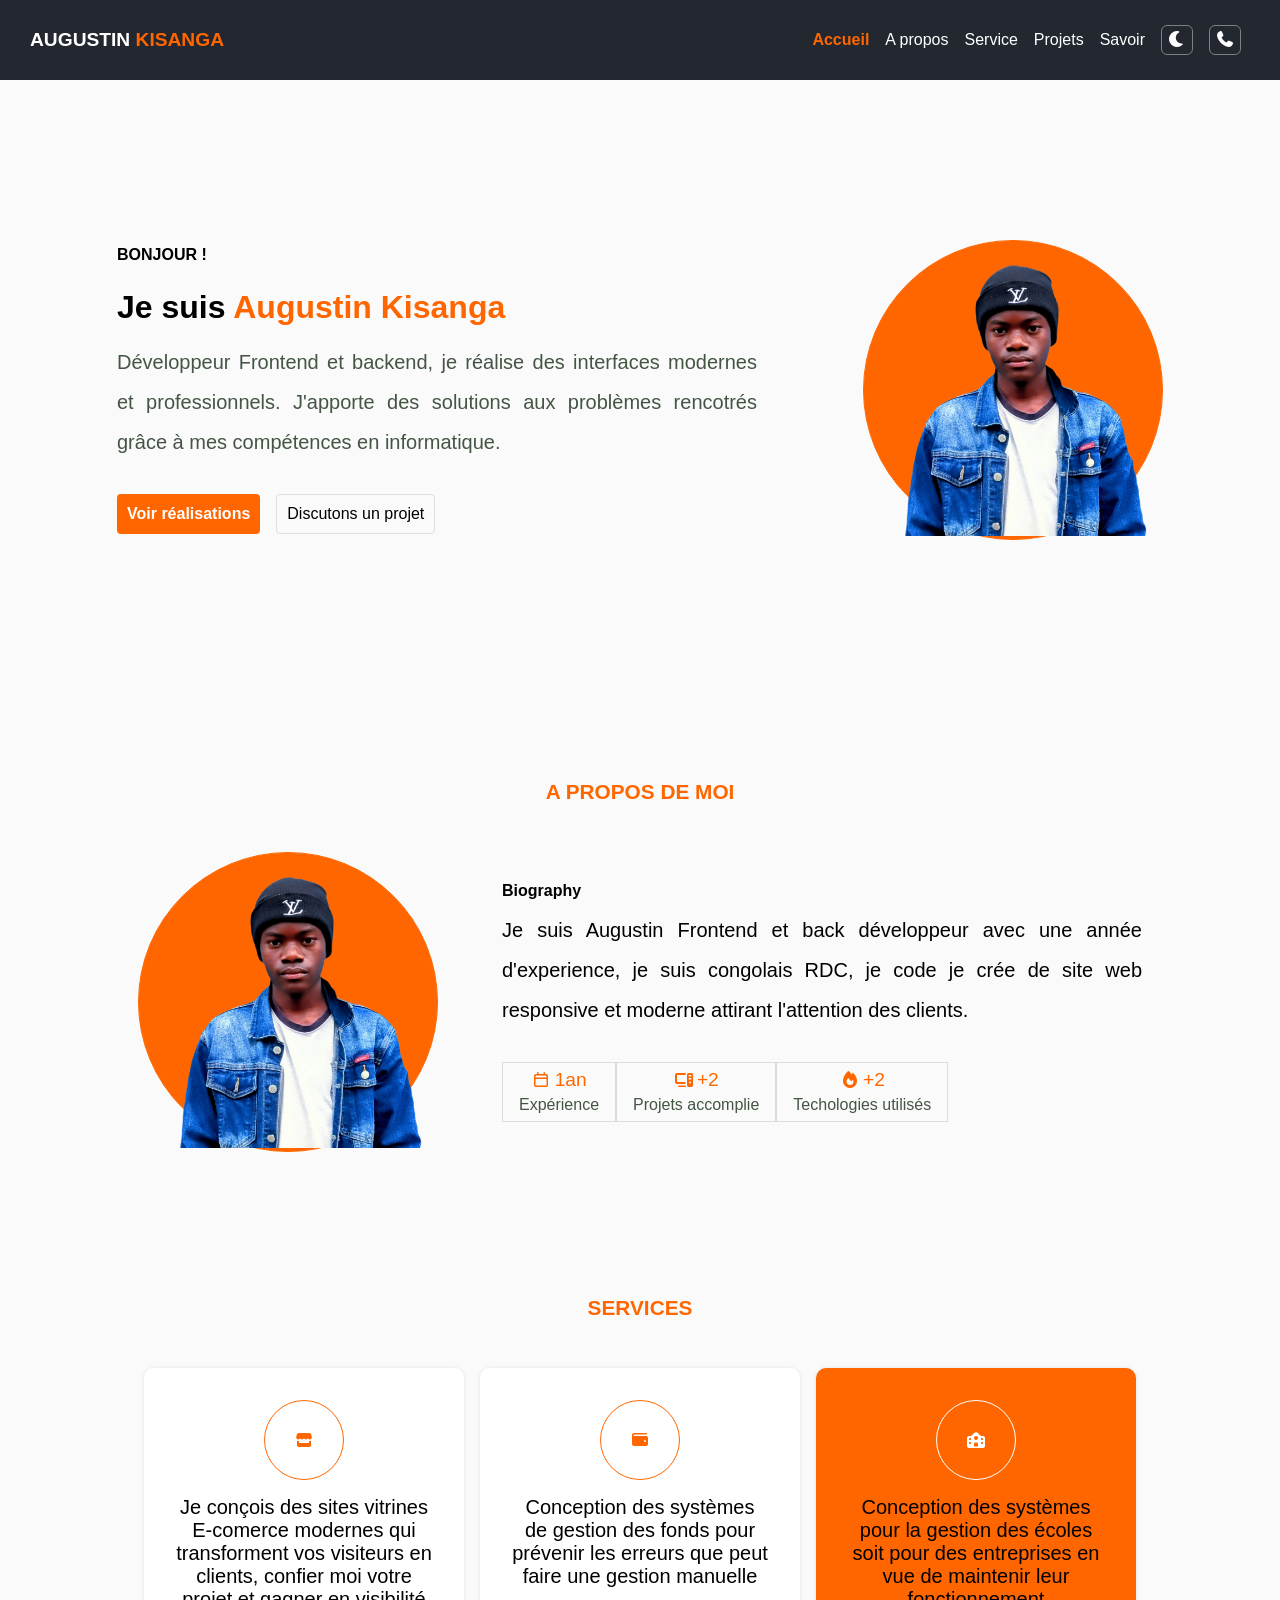
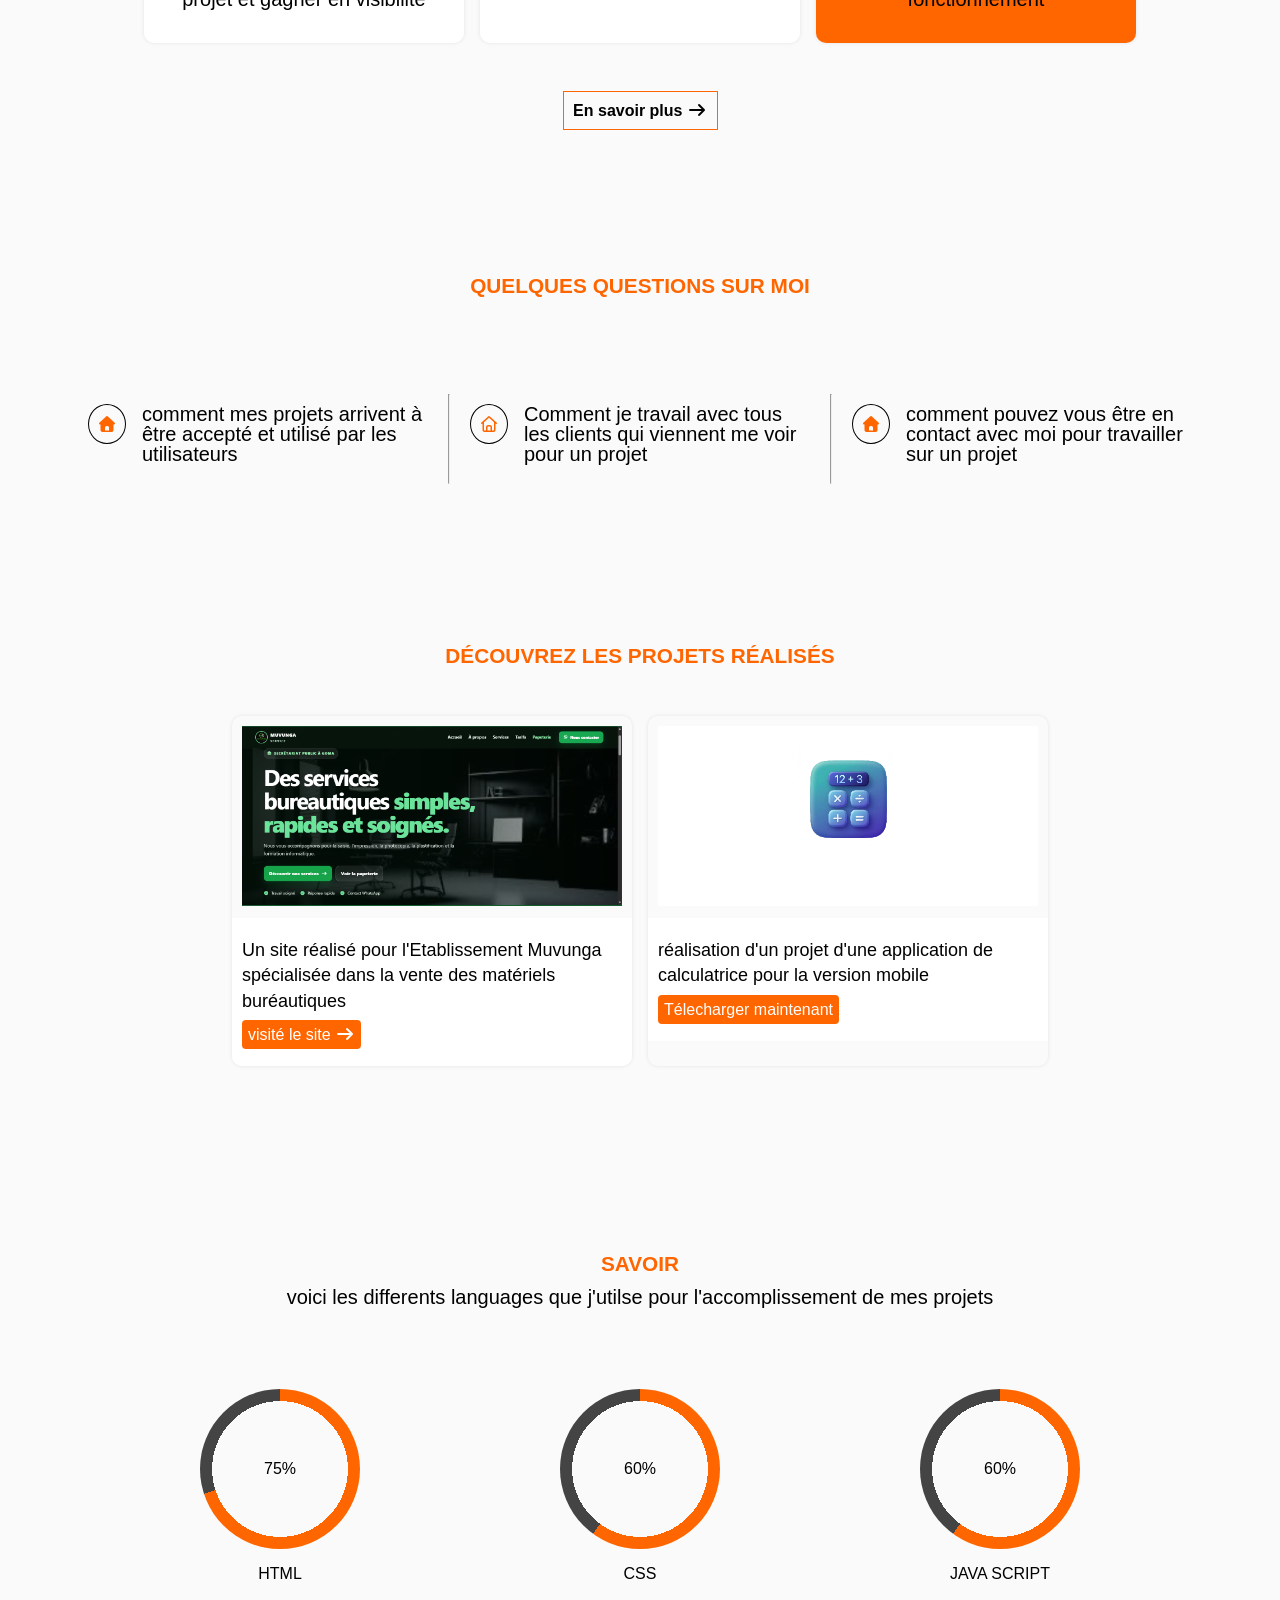
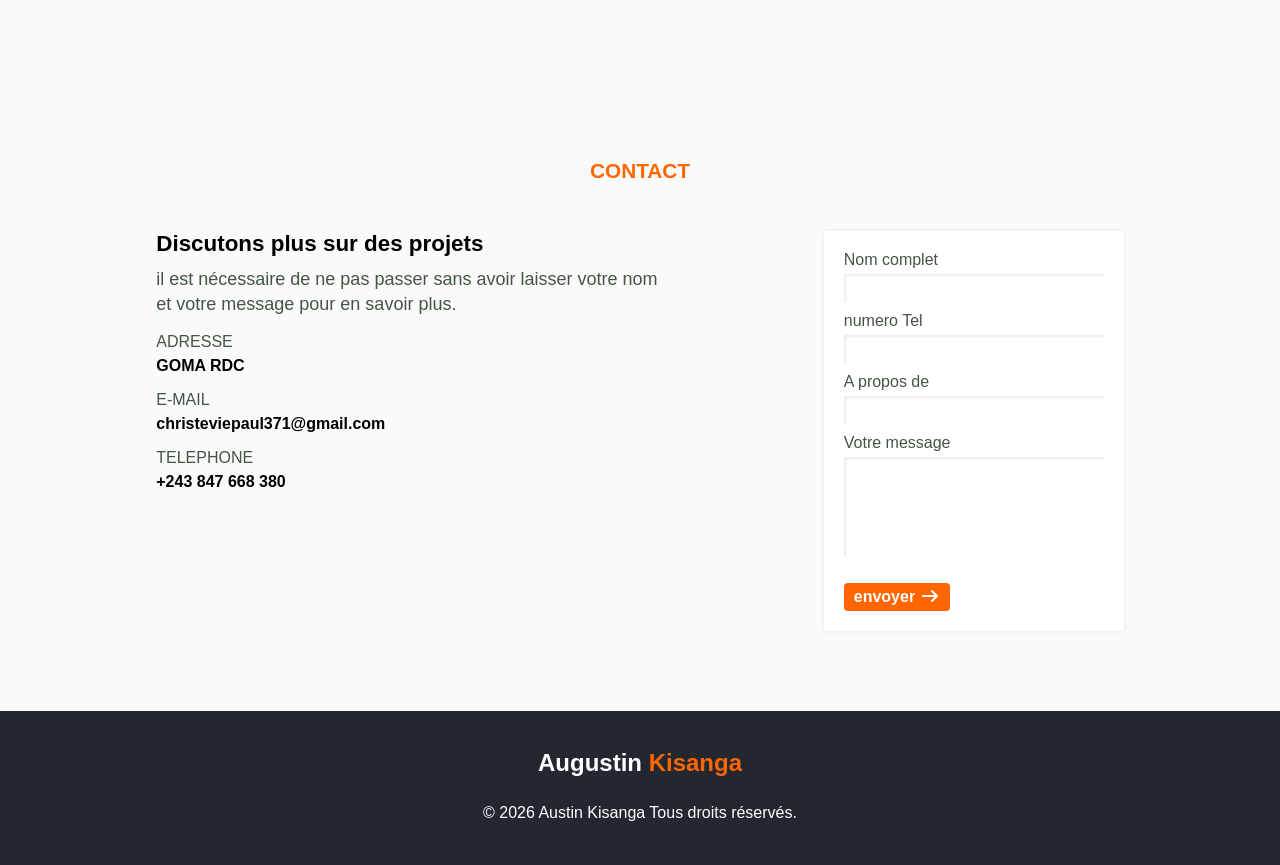
<file: index.html>
<!DOCTYPE html>
<html lang="fr">

<head>
    <meta charset="UTF-8">
    <meta name="viewport" content="width=device-width, initial-scale=1.0">
    <link rel="stylesheet" href="style.css">
    <link rel="stylesheet" href="../css/all.min.css">
    <title>Augustin kisanga</title>
</head>

<body>

    <!-- premiere section head-->

    <header class=" flex head">
        <h1> AUGUSTIN <span style="color: #ff6600"> KISANGA</span></h1>

        <div class="nav-link">

            <nav class="menu" id="menu">
                <a href="#accueil" class="active"> Accueil </a>
                <a href="#apropos">A propos </a>
                <a href="#service"> Service </a>
                <a href="#projects">Projets </a>
                <a href="#savoir">Savoir</a>
                
            </nav>

            <div class="action-menu">

                <div class="theme" id="iconTheme">
                    <i class="fa-solid fa-sun" id="themeClair" style="display: none;"></i>
                    <i class="fa-solid fa-moon" id="themeSombre"></i>
                </div>

                <div class="phone">
                    <a href="#contact" style="color:white"><i class="fa-solid fa-phone"></i></a>
                </div>

                <div class="mobile-menu">
                     <i class="fa-solid fa-bars" id="toggleMenu"></i>
                </div>

            </div>

    </header>

    <!-- main content-->

    <section class="hero" id="accueil">

        <div class="flex container">

            <div class="description">
                <span class="salutation">BONJOUR !</span>
                <h1>Je suis <span class="name">Augustin Kisanga </span> </h1>
                <p> 
                    Développeur Frontend et backend, je réalise des interfaces modernes et professionnels. J'apporte des
                    solutions aux problèmes rencotrés grâce à mes compétences en informatique. 
                </p>

                <div class="btns">
                    <button class="btn" onclick="window.location.href='#projects'">Voir réalisations</button>
                    <button class="btnLinks">Discutons un projet</button>
                </div>

            </div>

            <div class=" flex box-img">

                <div class="photo">
                    <img src="ph01.png" alt="profil" class="profil">
                </div>

            </div>

        </div>
       
    </section>
   

    <!-- debut de la secton mon details-->

    <section class="about" id="apropos">

        <h2>A propos de moi</h2>

        <div class=" flex container-about">

            <div class="photo">
                <img src="ph01.png" alt="profil" class="profil">
            </div>

            <div class="description">
                <h3> Biography</h3>
                <p> Je suis Augustin Frontend et back développeur avec une année d'experience, je suis congolais RDC, je
                    code je crée de site web responsive et moderne attirant l'attention des clients.</p>

                <div class="experience">
                    <div>
                        <i class="fa-regular fa-calendar"></i>
                        <span>1an</span>
                        <small>Expérience</small>
                    </div>
                    <div>
                        <i class="fa-solid fa-computer"></i>
                        <span>+2</span>
                        <small>Projets accomplie</small>
                    </div>

                    <div>
                        <i class="fa-solid fa-fire"></i>
                        <span>+2</span>
                        <small>Techologies utilisés</small>
                    </div>

                </div>

        </div>

    </section>
    
    
    <!-- section service -->

    <section class="service" id="service">
        <h2> SERVICES</h2>

        <div class="cards">
            <div class="card">
                <div class="icone">
                    <i class="fa-solid fa-store"></i>
                </div>
                <p> Je conçois des sites vitrines E-comerce modernes qui transforment vos visiteurs en clients, confier
                    moi votre projet et gagner en visibilité</p>
            </div>
            <div class="card">
                <div class="icone">
                    <i class="fa-solid fa-wallet"></i>
                </div>
                <p> Conception des systèmes de gestion des fonds pour prévenir les erreurs que peut faire une gestion
                    manuelle</p>
            </div>
            <div class="card">
                <div class="icone">
                    <i class="fa-solid fa-school"></i>
                </div>
                <p>Conception des systèmes pour la gestion des écoles soit pour des entreprises en vue de maintenir leur
                    fonctionnement</p>
            </div>
        </div>
        
        <button class="btnLinks"> En savoir plus <i class="fa-solid fa-arrow-right"></i></button>
      

    </section>

    <section class="question">
        <h2>QUELQUES QUESTIONS SUR MOI</h2>

        <div class="card-questions">
            <div class="cont-quest">
                <i class="fa-solid fa-house"></i>
                <div class="question">
                    <details>
                        <summary>comment mes projets arrivent à être accepté et utilisé par les utilisateurs</summary>
                        la plus part de fois avant d'accomplir un projet j'examine d'abord les besoins ressentis de la societe pour savoir comment mon projet  sera comme remede.
                    </details>
                </div>
            </div>
            <hr>
            <div class="cont-quest">
                <i class="fa-regular fa-house"></i>
                <div class="question">
                    <details>
                        <summary>Comment je travail avec tous les clients qui viennent me voir pour un projet </summary>
                        l'or du projet avec mon client je me rassure d'abord d'écouter qu'est ce que mon client veut
                        puis je propose des pistes des solutions valables
                    </details>
                </div>
            </div>
            <hr>
            <div class="cont-quest">
                <i class="fa-solid fa-house"></i>
                <div class="question">
                    <details>
                        <summary>comment pouvez vous  être en contact avec moi pour travailler sur un projet </summary>
                        pour me joindre il vous suffira seulement soit à partir du formulaire sur mon portfolio ou sur whatsapp directement.
                        cliquez ici
                        <a href="https://wa.me/243847668380" target="_blank">+243 847 668 380</a>
                    </details>
                </div>
            </div>
        </div>
    </section>

    <!-- projet -->

    <section class="project" id="projects">
        <h2>Découvrez les projets réalisés</h2>
        <div class="cards">
            <div class="card-project">
                <div class="project-img">
                    <img src="projet/image.png" alt="photo de muvunga service">
                </div>
                <div class="desc">
                    <p>Un site réalisé pour l'Etablissement Muvunga spécialisée dans la vente des matériels buréautiques
                    </p>
                    <a href="https://muvunga-service.vercel.app" target="_blank" rel="noopener noreferrer"> visité le
                        site <i class="fa-solid fa-arrow-right"></i></a>
                </div>

            </div>
            <div class="card-project">
                <div class="project-img">
                    <img src="projet/calculatrice.png" alt="photo de muvunga service">
                    <span></span>
                </div>
                <div class="desc">
                    <p>réalisation d'un projet d'une application de calculatrice pour la version mobile </p>
                    <a href="projet/base.apk" download="base.apk">Télecharger maintenant</a>
                </div>


            </div>
        </div>

    </section>

    <!--competences-->

    <section class="savoir" id="savoir">
        <h2>Savoir</h2>
        <p>voici les differents languages que j'utilse pour l'accomplissement de mes projets</p>
        <div class="rounds">
            <div>
                <div class=" language html">75%</div>
                <p> HTML</p>
            </div>
            <div>
                <div class=" language css"> 60%</div>
                <p> CSS</p>
            </div>
            <div>
                <div class="language js"> 60%</div>
                <p> JAVA SCRIPT</p>
            </div>
        </div>


    </section>

    <!-- section contact moi-->

    <section class="contact" id="contact">
        <h2> contact</h2>
        <div class="details">

            <div class="contact-details">

                <h3>Discutons plus sur des projets</h3>
                <p>
                    il est nécessaire de ne pas passer sans avoir laisser votre nom <br> et votre message pour en savoir plus. 
                </p>

                <h4>ADRESSE</h4>
                <p>GOMA RDC</p>

                <h4>E-MAIL</h4>
                <p>christeviepaul371@gmail.com</p>

                <h4>TELEPHONE</h4>
                <p>+243 847 668 380</p>

            </div>

            <form id="contactForm">

                <div class="input-box">
                    <label for="nom">Nom complet</label>
                    <input type="text" id="nom" required>

                    <label for="numero">numero Tel</label>
                    <input type="tel" id="numero" required>

                    <label for="subject">A propos de</label>
                    <input type="text" id="subject" required>

                    <label for="message"> Votre message </label>
                    <textarea id="message" required></textarea>

                    <button type="submit"> envoyer <i class="fa-solid fa-arrow-right"></i></button>
                </div>

            </form>

        </div>

    </section>

    <!--Footer-->

    <footer class="footer">

        <h3> Augustin<span> Kisanga </span></h3>
        <p class="par">© 2026 Austin Kisanga Tous droits réservés.</p>


    </footer>

    <script src="script.js"></script>
</body>

</html>
</file>
<file: style.css>
*{
    box-sizing: border-box ;
    margin: 0;
    padding: 0;
    font-family: 'Gill Sans', 'Gill Sans MT', Calibri, 'Trebuchet MS', sans-serif;
    font-size: 1rem;
    list-style: none;
    text-decoration: none;
   
    
}


:root{
    --background : #FAFAFA;
    --secondary-bg:#9CA3AF;
    --accent-color:#ff6600;
    --color-btn: #000;
    --text-color: #000;
    --text-white: #fff;
    --text-muted : #454;
    --section-padding: 80px 0px;
    --shadow:0px 0px 4px rgba(000, 000, 000, 0.09);
    --desc-color:#FFFF;
    --form-color: #fff;
    --bg-card   :#FFF;

}
.dark-theme{
    --background:#010101;
    --secondary-bg: #2A2A2A;
    --text-color:#FFF;
    --text-muted:#A5A5A5;
    --shadow:0px 0px 4px rgba(255, 255, 255, 0.2);
    --desc-color:#1e1e1e;
    --form-color: #111;
    --bg-card   :#111;

}

html{
    scroll-behavior: smooth;

}

body{
    background-color: var(--background);
    padding: 0px;
}

section{
    scroll-margin-top: 80px;
    padding: var(--section-padding);
}

.flex{
    display: flex;
    justify-content: center;
    align-items: center;
}
/* SECTION HEADER*/

.head{
    position: sticky;
    top: 0px;
    justify-content: space-between;
    padding: 25px 30px;
    background-color: #222730;
    color: var(--text-white);
    z-index: 999;
    
}

.head h1, span{
    font-size: 1.2rem;
}

.nav-link{
    display: flex;
    gap: 1rem;
}

.menu, .action-menu{
    display: flex;
    align-items: center;
    gap: 1rem;
    
}

.action-menu{
    gap: 1rem;
    padding-right:9px
}

.phone a::after{
    display: none;
}
.menu a{
    position: relative;
    color: var(--text-white);

}

.menu .active{
    position: relative;
    color: var(--accent-color);
    font-weight: bold;
}

.menu .active::after, a::after{
    content: '';
    position: absolute;
    bottom: -6px;
    left: 0;
    right: 0;
    margin: auto;
    height: 1px ;
    width: 0%;
    background-color: var(--accent-color);
    transition: 0.2s;
}

.menu .active:hover::after, a:hover::after{
    width: 100%;
    
}

a:hover{
    color: var(--accent-color);
    
}

.action-menu .theme, .phone, .mobile-menu{
    border: 1px solid gray;
    padding: 5px;
    border-radius: 6px;
    cursor: pointer;
}

.mobile-menu{
    display: none;
    
}
/* SECTION HERO*/

.hero{
 background-color: var(--background);
 padding: inherit 30px;
}

.container{
    padding: 80px 0px;
    justify-content: space-around;
    width: 90%;
    margin: auto;
}

.description .salutation{
    display: block ;
    font-weight: 700;
    font-size: 1rem;
    color: var(--text-color);
    margin-bottom: 1.6rem;

}

.description h1, .name{
    font-size: 2rem;
    margin: 1rem 0rem;
    color: var(--text-color);
}

.name{
    color: var(--accent-color);
}

h1 +p{
    font-size: 20px;
    color: var(--text-muted);
    line-height: 2;
    margin: 0rem 0rem 2rem 0rem;
    
}

.btns{
    display: inline-flex;
    gap: 1rem;
    
}

.btns button{
    padding: 10px;
    border-radius: 4px;
    border: 0;
    
}

.btns button:first-child{
    background-color: #ff6600;
    color: var(--text-white);
    cursor: pointer;
    font-weight: 560;
}

.btns button:last-child{
    background-color: transparent;
    color: var(--text-color);
    border: 1px solid rgba(155, 155, 155, .3);
    cursor: pointer;
}

.photo{
     width: 300px;
     height: 300px;
     padding: 0;
     border: 4px double var(--accent-color);
     border-radius: 50%;
     background-color:var(--accent-color); 
}

.photo img{
    width: 300px;
    margin: auto;
}

.profil {
    width: 100%;
    height: 100%;
    object-fit: cover;   
}

/*SECTION APROPOS*/

.about{
    color: var(--text-white);

}

 h2{
    text-align: center;
    text-transform: uppercase;
    font-size: 1.3rem;
    margin-bottom: 3rem;
    color: var(--accent-color);
}

h3{
   color: var(--text-color);
    margin-bottom: 10px;
}

.container-about{
    justify-content:center;
    flex-wrap:wrap;
    gap: 4rem;
}

.description{
    text-align: justify;
    width: min(60%, 40rem);
}

.about .description p, summary{
    font-size: 20px;
    color: var(--text-color);
    line-height: 2;
    margin: 0rem 0rem 2rem 0rem;
    
}

.about .description button{
    padding: 6px;
    color: var(--text-white);
    background-color: transparent;
    backdrop-filter: blur(10px);
    color: var(--accent-color);
    font-weight: bold;
    border: 0px;
    border-radius: 4px

}

.experience{
    display: flex
}

.experience div{
    text-align: center;
    line-height: 1.4;
    padding: 4px 16px;
    color: var(--text-muted);
    border: 1px solid rgba(100, 100, 100, 0.2);
    font-size: 12px;
}

.experience div i, span{
    color: var(--accent-color);
}

.experience div small{
    display: block
}

/*SECTION SERVICE*/

.service{
    background-color:var(--background);
    padding: 4rem 2rem;
    color: #680660;
}

.service h2{
    text-align: center;
    margin-bottom: 3rem;
}

.cards{
    display: flex;
    justify-content: center;
    gap: 1rem;
    flex-wrap: wrap;
    
    
}

.card{
    background-color: var(--bg-card);
    color: var(--text-color);
    box-shadow: var(--shadow);
    text-align: center;
    border-radius: 10px;
    padding: 2rem;
    transition: 0.3s ease;
    width: min(90%, 20rem); 
   
}

.card p{
    font-size: 20px;
    font-weight: lighter;
}

.card:last-child{
    background-color: var(--accent-color);
    color: var(--text-color);
}

.fa-school{
    color: #fff;
}

.card:hover{
    transform: scale(1.01);
}

.icone{
    width: 5rem;
    height: 5rem;
    border-radius: 50%;
    border: 1px solid var(--accent-color);
    display: flex;
    justify-content: center;
    align-items: center;
    margin: auto;
    color:var(--accent-color);;
    font-size: 2rem;
    margin-bottom: 1rem;
    
}

.card:last-child .icone{
    border-color: #ffff;
}

.service button{
    display: block;
    margin: auto;
    margin-top: 3rem;
    padding: 0.6rem;
    background-color: transparent;
    border: 0.4px solid var(--accent-color);
    color:var(--text-color);
    font-weight: bolder;
    cursor: pointer;
}

/* SECTION QUESTION SUR MOI*/

.card-questions{
    
    display: flex;
    flex-wrap:wrap;
    justify-content: center;
    gap: 10px;
    padding-left: 40px;
    padding-right: 40px;
    padding-top: 3rem;

}

.cont-quest{
    display: flex;
    gap: 1rem;
    padding: 10px;
    width: 100%;
    max-width: 360px;
    min-width: 100px;
    
}

details{
    color: var(--text-muted);
    font-size: 20px;
    cursor: pointer;
}

details a{
    color: var(--text-color);
    font-weight: bold;
}

.cont-quest i{
    width: 40px;
    height: 40px;
    padding: 10px;
    display: flex;
    justify-content: center;
    align-items: center;
    border-radius: 50%;
    border: 1px solid var(--text-color);
    color: var(--accent-color);
}

summary{
    margin-bottom: 10px;
    line-height: 1;
    font-weight: lighter;
}

hr{
    background-color: orange;
    display: inline-block;

}

.project .cards{
    display: flex;
    flex-wrap: wrap;
    gap: 1rem;
   
    

}

.cards .card-project{
    border-radius: 10px;
    box-shadow: var(--shadow);
    width: 90%;
    max-width:400px ;
    overflow: hidden;
   
}

.project-img{
    height: 200px;
    margin-bottom: 1rem;
    margin-bottom: 2px;
    padding: 10px;
}

.project-img img{
    width: 100%;
    height: 100%;
    object-fit: cover;
}

.card-project .desc{
    color: var(--text-color);
    line-height: 1.4;
    background-color: var(--desc-color);
    padding: 20px 10px;
}

.card-project .desc p{
    font-size: 18px;
    margin-bottom: 10px;
}

.desc a{
    background-color: var(--accent-color);
    color:#fff;
    padding: 6px;
    border-radius: 4px;
    
}

/* SECTION SAVOIR*/

.savoir{
    background-color: var(--background);
    padding: 6rem 2rem;
    
}

.savoir h2{
    margin: 10px 0px;

}

.savoir h2 +p{
    text-align: center;
    font-size: 20px;
    color: var(--text-color);
    margin-bottom: 5rem;
}

.rounds{
    display: flex;
    justify-content: space-evenly;
    gap: 2rem;
    flex-wrap: wrap;
    text-align: center;
    color: var(--text-color);
    margin-top: 3rem;

}

.language {
    display: flex;
    justify-content: center;
    align-items: center; 
    width: 10rem;
    height: 10rem;
    border-radius: 50%;
    margin-bottom: 1rem;
    color: var(--text-color);
}

.html, .css, .js{
    background: radial-gradient(circle, var(--background) 60%, transparent 41%), conic-gradient(var(--accent-color) 70%, #444 30% );
}

.css{
    background: radial-gradient(circle, var(--background) 60%, transparent 41%), conic-gradient(var(--accent-color) 60%, #444 40% );
}

.js{
    background: radial-gradient(circle, var(--background) 60%, transparent 41%), conic-gradient( var(--accent-color) 60%, #444  40% );
}

/*SECTION CONTACT*/

.details{
    display: flex;
    flex-wrap: wrap;
    gap: 10px;
    justify-content: space-evenly;
   

}
.details h3{
    font-size: 1.4rem;

}
.details h3 + p{
    color: var(--text-muted);
    margin: 10px 0px  15px 0px ;
    line-height: 1.4;
    font-size: 18px;
    font-weight: lighter;
}
.details h4{
    color: var(--text-muted);
    font-weight: normal;
    margin-bottom: 6px;
}
.details h4 + p{
    margin-bottom: 1rem;
    font-weight: bolder;
    color: var(--text-color);
}
form{
    flex: 1 ;
    max-width: 300px;
    background-color: var(--form-color);
    padding: 20px;
    box-shadow: var(--shadow);
}
.input-box label{
    color: var(--text-muted);
}
.input-box input, textarea{
    display: block;
    margin: 5px 0px 10px 0px ;
    width: 100%;
    min-width: 250px;
    padding: 5px;
    outline: none;
    border: 0;
    box-shadow: inset 2px 2px 3px rgba(000, 000, 000, 0.08);
    
}
textarea{
    min-height: 100px;
    padding: 20px;
    resize: none;
}

input:focus, textarea:focus{
    border: 1px solid var(--accent-color);

}
form button{
    margin-top: 1rem;
    padding: 5px 10px;
    background-color: var(--accent-color);
    border: 0;
    border-radius: 4px;
    color: #fff;
    font-weight: 700;
    cursor: pointer;
}
/* FOOTER */

footer{
    padding: 2rem;
    text-align: center;
    line-height: 40px;
    background:  #222730;
    color: #fff;
    
    
}
footer h3, footer h3 span{
    font-size: 1.5rem;
    color: #fff;
    
    
}
footer h3 span{
    color:var(--accent-color) ;
}

/*RESPONSIVE DESIGN*/

@media screen and (max-width:850px){
    .hero{
        padding: 20px;
    }
    .container{
        flex-direction: column;
        width: 100%;
       ;
    }

    .description{
        text-align: center;
        width: 90%;
    }
   
    .container .photo{
        display: none;
    }
    .experience{
        justify-content: center;
    }
    .card-questions{
        padding-left: 20px;
        padding-right: 20px;
    }
}
@media (max-width:770px){
    .mobile-menu{
        display: block;
    }
    .menu{
        position: fixed;
        top: 5rem;
        left: 0;
        right: 0;
    }

    .menu{
        display: block;
        text-align: center;
        padding:20px;
        line-height: 3;
        background-color: #222730;
         transform: translateY(-130%);
         transition: 0.3s;
         
    }
    .menu-active{
        transform: translateX(0%);
    }
    .menu a{
        position: static;
        display:block;
        border-bottom: 1px solid rgba(255, 255, 255, 0.09);
       

    }
    
     a::after{
        display: none;
    }

    .details{
        flex-direction:column;
        padding-left: 30px;
        padding-right: 30px;
        margin: auto;
    }
    form{
        max-width: 400px;
       
    }
}
@media (max-width:450px){
    .head{
        padding: 25px 10px;
    }
    
}
</file>
